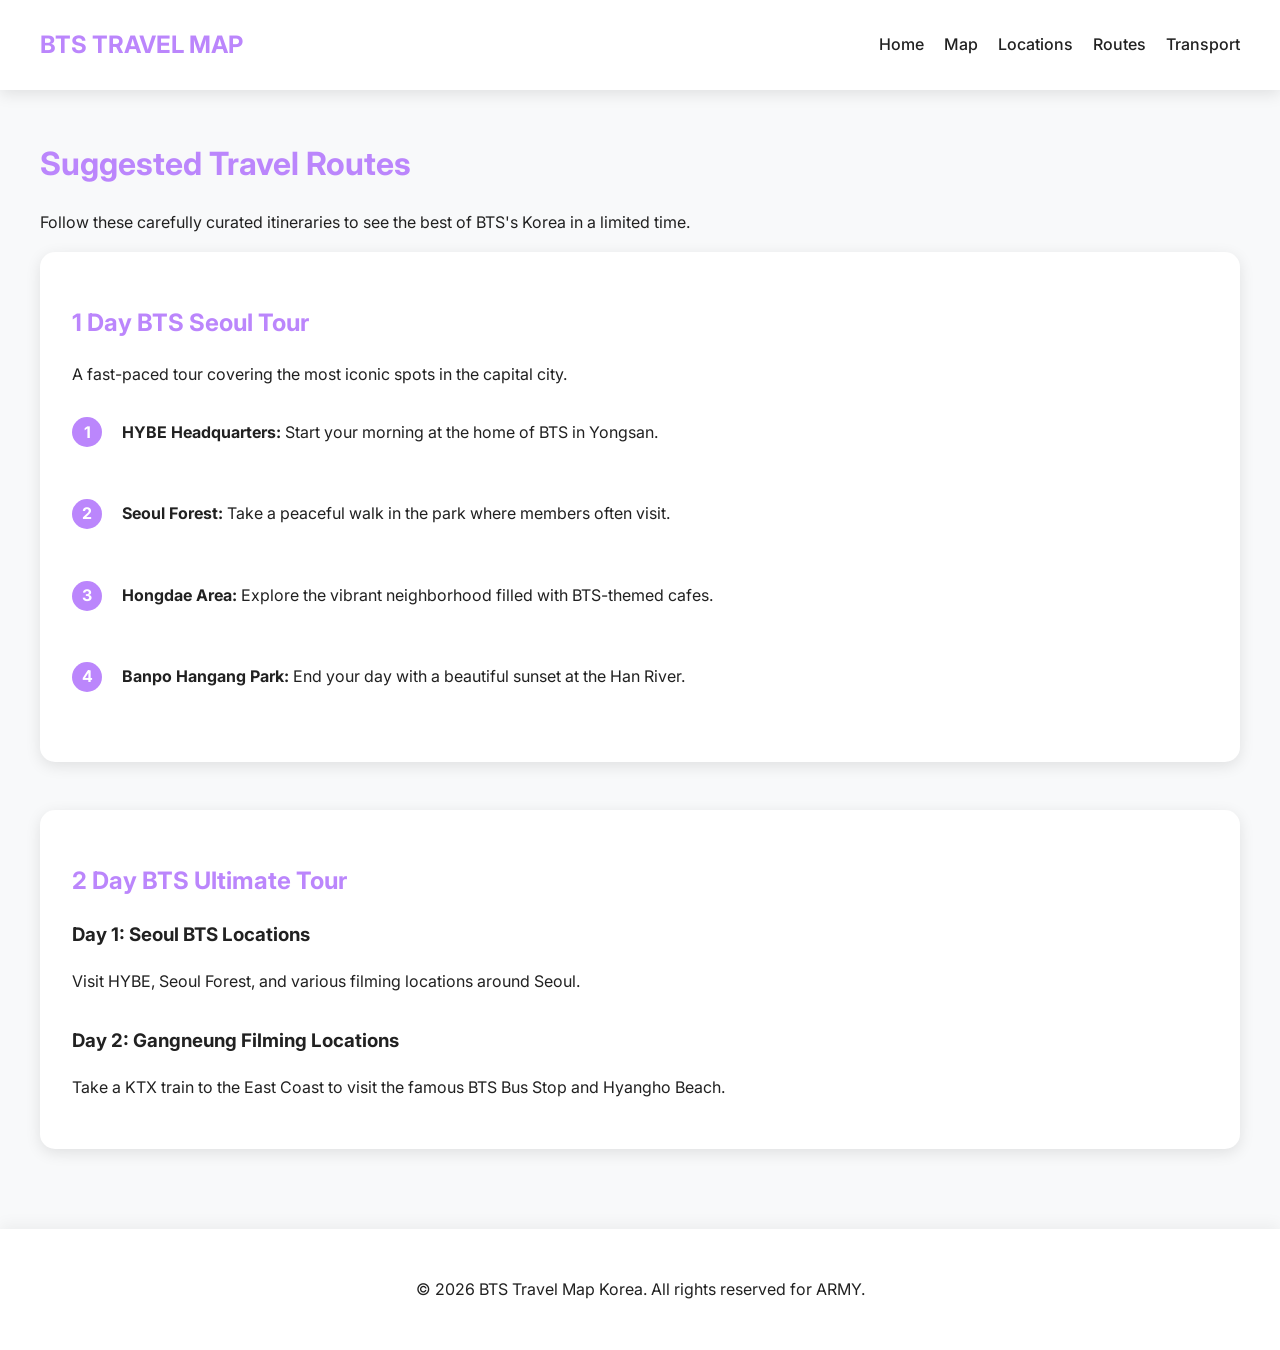
<file: routes.html>
<!DOCTYPE html>
<html lang="en">
<head>
    <meta charset="UTF-8">
    <meta name="viewport" content="width=device-width, initial-scale=1.0">
    <title>BTS Travel Routes | 1 & 2 Day ARMY Tours</title>
    <link rel="stylesheet" href="css/style.css">
    <link href="https://fonts.googleapis.com/css2?family=Inter:wght@400;500;700&display=swap" rel="stylesheet">
    <style>
        .route-section {
            background: white;
            padding: 2rem;
            border-radius: 15px;
            box-shadow: var(--shadow);
            margin-bottom: 3rem;
        }
        .route-step {
            display: flex;
            align-items: center;
            gap: 20px;
            margin-bottom: 1.5rem;
        }
        .step-number {
            background: var(--primary-color);
            color: white;
            width: 30px;
            height: 30px;
            border-radius: 50%;
            display: flex;
            justify-content: center;
            align-items: center;
            flex-shrink: 0;
            font-weight: bold;
        }
    </style>
</head>
<body>
    <header>
        <nav>
            <a href="index.html" class="logo">BTS TRAVEL MAP</a>
            <ul class="nav-links">
                <li><a href="index.html">Home</a></li>
                <li><a href="map.html">Map</a></li>
                <li><a href="locations.html">Locations</a></li>
                <li><a href="routes.html">Routes</a></li>
                <li><a href="transport.html">Transport</a></li>
            </ul>
        </nav>
    </header>

    <main class="container">
        <h1 style="color: var(--primary-color);">Suggested Travel Routes</h1>
        <p>Follow these carefully curated itineraries to see the best of BTS's Korea in a limited time.</p>

        <section class="route-section">
            <h2 style="color: var(--primary-color);">1 Day BTS Seoul Tour</h2>
            <p>A fast-paced tour covering the most iconic spots in the capital city.</p>
            <div class="route-step"><div class="step-number">1</div><p><strong>HYBE Headquarters:</strong> Start your morning at the home of BTS in Yongsan.</p></div>
            <div class="route-step"><div class="step-number">2</div><p><strong>Seoul Forest:</strong> Take a peaceful walk in the park where members often visit.</p></div>
            <div class="route-step"><div class="step-number">3</div><p><strong>Hongdae Area:</strong> Explore the vibrant neighborhood filled with BTS-themed cafes.</p></div>
            <div class="route-step"><div class="step-number">4</div><p><strong>Banpo Hangang Park:</strong> End your day with a beautiful sunset at the Han River.</p></div>
        </section>

        <section class="route-section">
            <h2 style="color: var(--primary-color);">2 Day BTS Ultimate Tour</h2>
            <div style="margin-bottom: 2rem;">
                <h3>Day 1: Seoul BTS Locations</h3>
                <p>Visit HYBE, Seoul Forest, and various filming locations around Seoul.</p>
            </div>
            <div>
                <h3>Day 2: Gangneung Filming Locations</h3>
                <p>Take a KTX train to the East Coast to visit the famous BTS Bus Stop and Hyangho Beach.</p>
            </div>
        </section>
    </main>

    <footer>
        <p>&copy; 2026 BTS Travel Map Korea. All rights reserved for ARMY.</p>
    </footer>
</body>
</html>
</file>
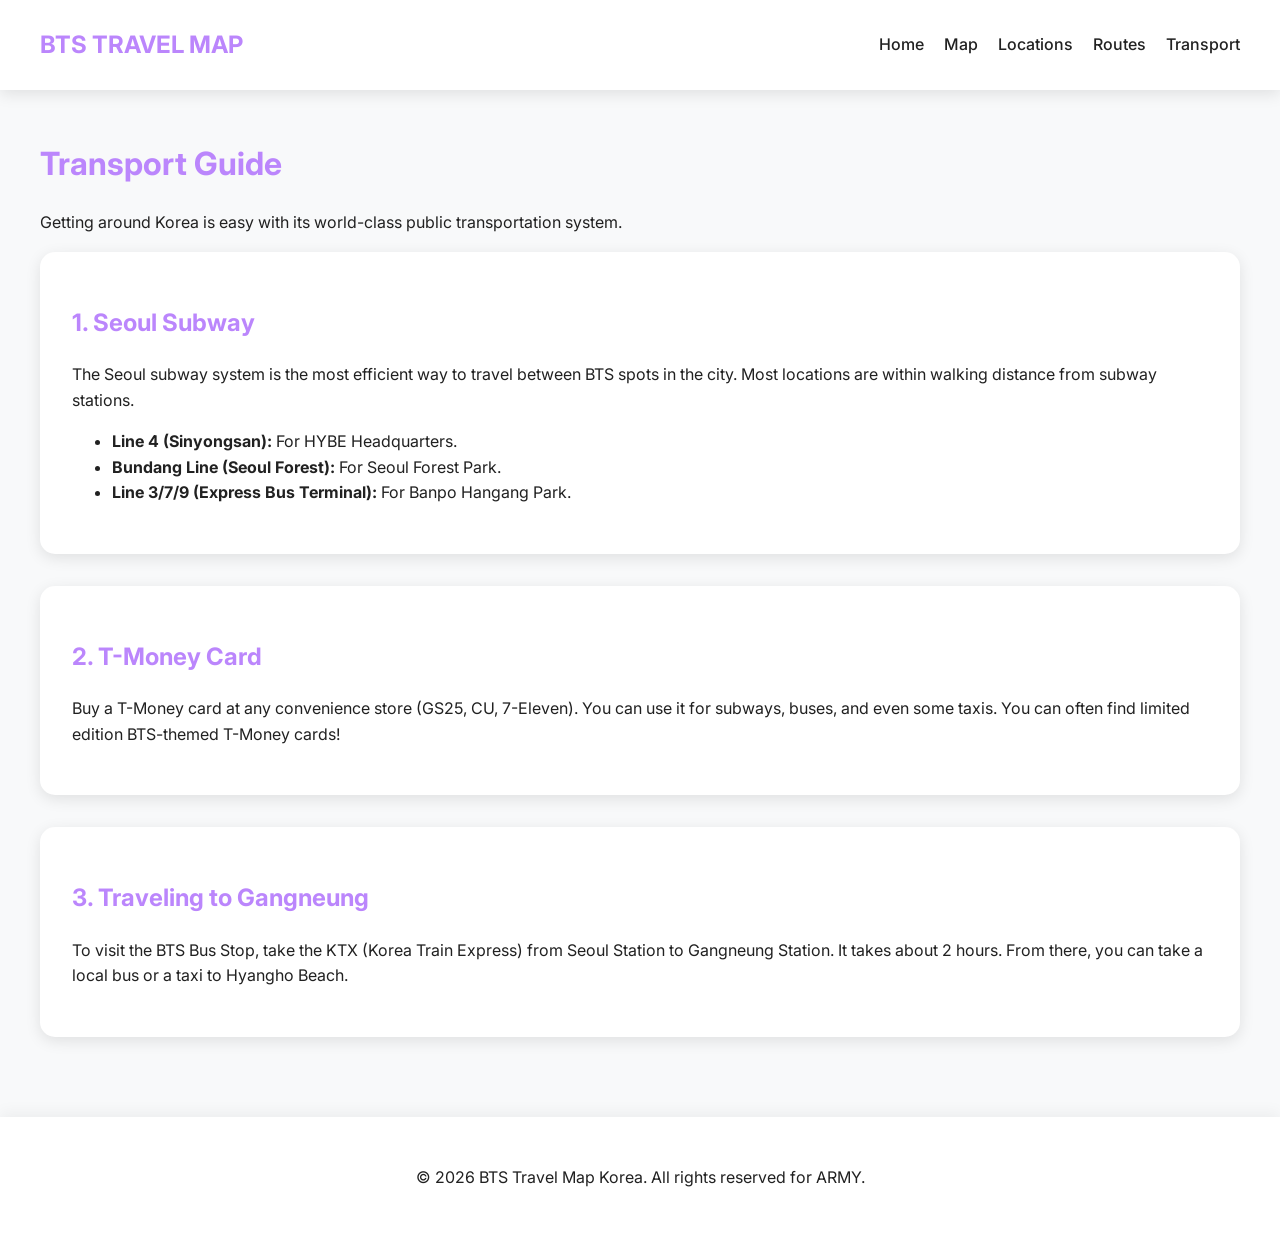
<file: transport.html>
<!DOCTYPE html>
<html lang="en">
<head>
    <meta charset="UTF-8">
    <meta name="viewport" content="width=device-width, initial-scale=1.0">
    <title>Transport Guide Korea | ARMY Travel Tips</title>
    <link rel="stylesheet" href="css/style.css">
    <link href="https://fonts.googleapis.com/css2?family=Inter:wght@400;500;700&display=swap" rel="stylesheet">
    <style>
        .transport-card {
            background: white;
            padding: 2rem;
            border-radius: 15px;
            box-shadow: var(--shadow);
            margin-bottom: 2rem;
        }
    </style>
</head>
<body>
    <header>
        <nav>
            <a href="index.html" class="logo">BTS TRAVEL MAP</a>
            <ul class="nav-links">
                <li><a href="index.html">Home</a></li>
                <li><a href="map.html">Map</a></li>
                <li><a href="locations.html">Locations</a></li>
                <li><a href="routes.html">Routes</a></li>
                <li><a href="transport.html">Transport</a></li>
            </ul>
        </nav>
    </header>

    <main class="container">
        <h1 style="color: var(--primary-color);">Transport Guide</h1>
        <p>Getting around Korea is easy with its world-class public transportation system.</p>

        <div class="transport-card">
            <h2 style="color: var(--primary-color);">1. Seoul Subway</h2>
            <p>The Seoul subway system is the most efficient way to travel between BTS spots in the city. Most locations are within walking distance from subway stations.</p>
            <ul>
                <li><strong>Line 4 (Sinyongsan):</strong> For HYBE Headquarters.</li>
                <li><strong>Bundang Line (Seoul Forest):</strong> For Seoul Forest Park.</li>
                <li><strong>Line 3/7/9 (Express Bus Terminal):</strong> For Banpo Hangang Park.</li>
            </ul>
        </div>

        <div class="transport-card">
            <h2 style="color: var(--primary-color);">2. T-Money Card</h2>
            <p>Buy a T-Money card at any convenience store (GS25, CU, 7-Eleven). You can use it for subways, buses, and even some taxis. You can often find limited edition BTS-themed T-Money cards!</p>
        </div>

        <div class="transport-card">
            <h2 style="color: var(--primary-color);">3. Traveling to Gangneung</h2>
            <p>To visit the BTS Bus Stop, take the KTX (Korea Train Express) from Seoul Station to Gangneung Station. It takes about 2 hours. From there, you can take a local bus or a taxi to Hyangho Beach.</p>
        </div>
    </main>

    <footer>
        <p>&copy; 2026 BTS Travel Map Korea. All rights reserved for ARMY.</p>
    </footer>
</body>
</html>
</file>
<file: css/style.css>
:root {
    --primary-color: #BB86FC;
    --secondary-color: #03DAC6;
    --background-color: #f8f9fa;
    --text-color: #212121;
    --white: #ffffff;
    --shadow: 0 4px 15px rgba(0, 0, 0, 0.1);
}

body {
    font-family: 'Inter', sans-serif;
    margin: 0;
    padding: 0;
    color: var(--text-color);
    background-color: var(--background-color);
    line-height: 1.6;
}

header {
    background-color: var(--white);
    padding: 1rem 0;
    box-shadow: var(--shadow);
    position: sticky;
    top: 0;
    z-index: 1000;
}

nav {
    display: flex;
    justify-content: space-between;
    align-items: center;
    max-width: 1200px;
    margin: 0 auto;
    padding: 0 20px;
}

.logo {
    font-size: 1.5rem;
    font-weight: bold;
    color: var(--primary-color);
    text-decoration: none;
}

.nav-links {
    list-style: none;
    display: flex;
    gap: 20px;
}

.nav-links a {
    text-decoration: none;
    color: var(--text-color);
    font-weight: 500;
    transition: color 0.3s;
}

.nav-links a:hover {
    color: var(--primary-color);
}

.hero {
    background: linear-gradient(rgba(187, 134, 252, 0.1), rgba(3, 218, 198, 0.1)), url('https://images.unsplash.com/photo-1546412414-e1885261bb9b?auto=format&fit=crop&q=80&w=1600');
    background-size: cover;
    background-position: center;
    height: 400px;
    display: flex;
    flex-direction: column;
    justify-content: center;
    align-items: center;
    text-align: center;
    color: var(--white);
    text-shadow: 0 2px 10px rgba(0, 0, 0, 0.5);
}

.hero h1 {
    font-size: 3rem;
    margin-bottom: 1rem;
}

.hero p {
    font-size: 1.2rem;
    max-width: 600px;
}

.container {
    max-width: 1200px;
    margin: 3rem auto;
    padding: 0 20px;
}

.grid {
    display: grid;
    grid-template-columns: repeat(auto-fit, minmax(300px, 1fr));
    gap: 30px;
}

.card {
    background-color: var(--white);
    border-radius: 15px;
    overflow: hidden;
    box-shadow: var(--shadow);
    transition: transform 0.3s;
}

.card:hover {
    transform: translateY(-5px);
}

.card img {
    width: 100%;
    height: 200px;
    object-fit: cover;
}

.card-content {
    padding: 1.5rem;
}

.card-content h3 {
    margin: 0 0 10px 0;
    color: var(--primary-color);
}

.card-content p {
    font-size: 0.9rem;
    color: #666;
}

.btn {
    display: inline-block;
    padding: 0.8rem 1.5rem;
    background-color: var(--primary-color);
    color: var(--white);
    text-decoration: none;
    border-radius: 25px;
    font-weight: bold;
    transition: background-color 0.3s;
    margin-top: 10px;
}

.btn:hover {
    background-color: #9c27b0;
}

footer {
    background-color: var(--white);
    padding: 2rem 0;
    text-align: center;
    box-shadow: 0 -4px 15px rgba(0, 0, 0, 0.05);
    margin-top: 5rem;
}

#map {
    width: 100%;
    height: 600px;
    border-radius: 15px;
    box-shadow: var(--shadow);
}

/* Mobile Responsive */
@media (max-width: 768px) {
    .hero h1 {
        font-size: 2rem;
    }
    .nav-links {
        display: none; /* In a real app, you'd add a hamburger menu */
    }
}
</file>
